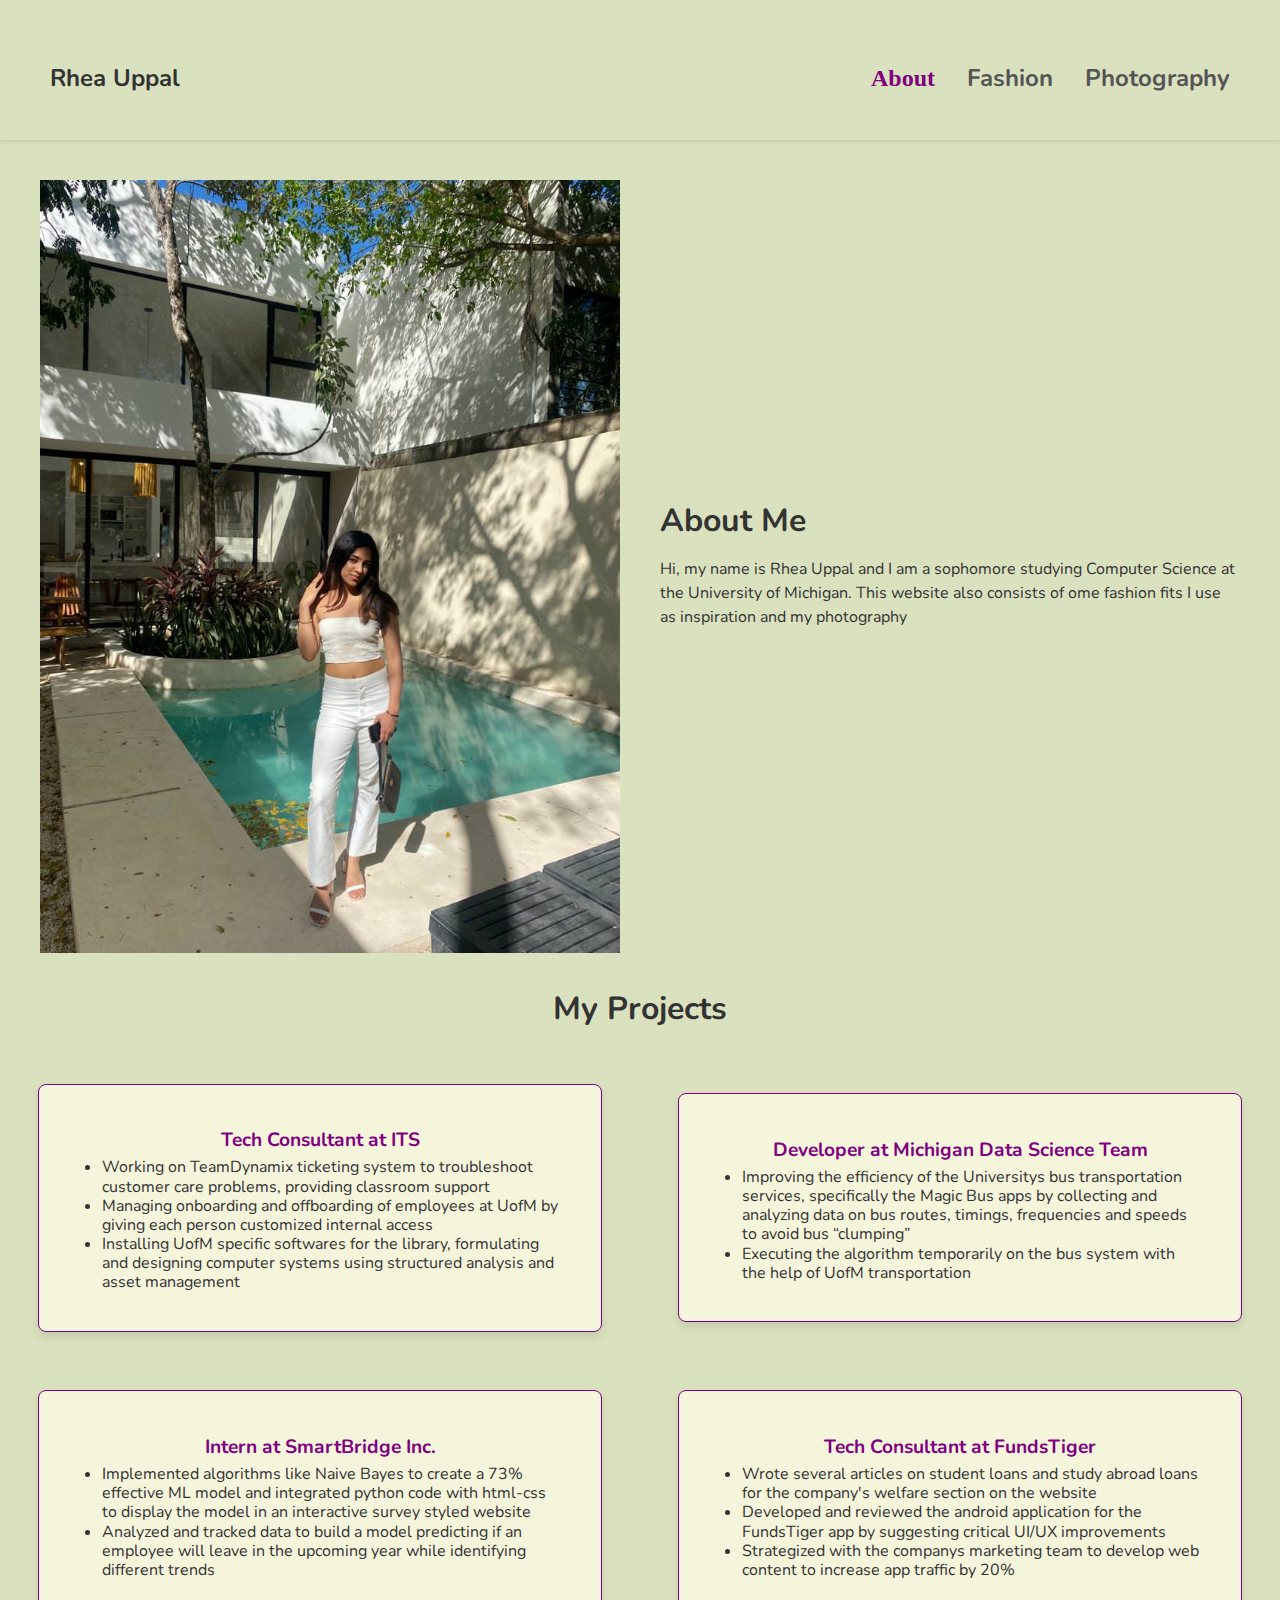
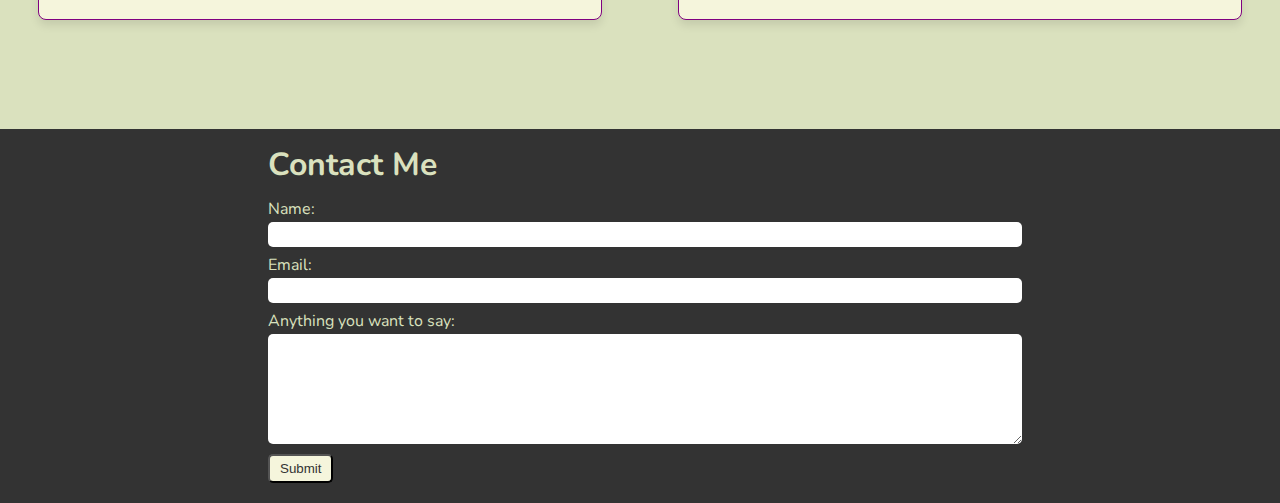
<file: index.html>
<!DOCTYPE html>
<html lang="en">
<head>
  <meta charset="UTF-8">
  <link rel="icon" type="image/png" href="images/logo-drk.png" />
  <meta name="viewport" content="width=device-width, initial-scale=1.0">
    <link rel="stylesheet" type="text/css" href="css/html5reset.css">
    <link rel="stylesheet" type="text/css" href="css/style.css">
    <link rel="icon" type="image/png" href="images/logo.jpg" />
    <link rel="preconnect" href="https://fonts.googleapis.com">
  <link rel="preconnect" href="https://fonts.gstatic.com" crossorigin>
  <link href="https://fonts.googleapis.com/css2?family=Nunito:wght@300&display=swap" rel="stylesheet">
  <title>About Me</title>
</head>
<body>
<a href="#main-content" class="skip-link" tabindex="1">Skip to Content</a>
<header>
  <div class="header-left">
    <h1>Rhea Uppal</h1>
  </div>
  <nav>
    <ul>
      <li><a href="index.html" class="active">About</a></li>
      <li><a href="fashion.html" >Fashion</a></li>
      <li><a href="photography.html" >Photography</a></li>
    </ul>
  </nav>
</header>
<main id="main-content" tabindex="1">
<section>
  <div class="about-content" tabindex="1">
    <div class="about-left">
      <img src="images/rheauppal1.jpg" alt="A picture of Rhea Uppal">
    </div>
    <div class="about-right">
      <h2>About Me</h2>
      <p>Hi, my name is Rhea Uppal and I am a sophomore studying Computer Science at the University of Michigan. This website also consists of ome fashion fits I use as inspiration and my photography</p>
    </div>
  </div>
</section>
<section>
  <h2 class="project-h2">My Projects</h2>
  <div class="projects">
    <div class="project-engr" tabindex="1">
      <h3>Tech Consultant at ITS</h3>
      <ul>
        <li>Working on TeamDynamix ticketing system to troubleshoot customer care problems, providing classroom support</li>
        <li> Managing onboarding and offboarding of employees at UofM by giving each person customized internal access</li>
        <li>Installing UofM specific softwares for the library, formulating and designing computer systems using structured analysis and asset management </li>
      </ul>
    </div>
    <div class="project-engr" tabindex="1">
      <h3>Developer at Michigan Data Science Team</h3>
      <ul>
        <li>Improving the efficiency of the Universitys bus transportation services, specifically the Magic Bus apps by collecting and analyzing data on bus routes, timings, frequencies and speeds to avoid bus “clumping”</li>
        <li>Executing the algorithm temporarily on the bus system with the help of UofM transportation </li>
      </ul>
    </div>
    <div class="project-engr" tabindex="1">
      <h3>Intern at SmartBridge Inc.</h3>
      <ul>
        <li>Implemented algorithms like Naive Bayes to create a 73% effective ML model and integrated python code with html-css to display the model in an interactive survey styled website</li>
        <li>Analyzed and tracked data to build a model predicting if an employee will leave in the upcoming year while identifying different trends
        </li>
      </ul> 
    </div>
    <div class="project-engr" tabindex="1">
      <h3>Tech Consultant at FundsTiger</h3>
      <ul>
        <li>Wrote several articles on student loans and study abroad loans for the company's welfare section on the website</li>
        <li>Developed and reviewed the android application for the FundsTiger app by suggesting critical UI/UX improvements</li>
        <li>Strategized with the companys marketing team to develop web content to increase app traffic by 20%</li>
      </ul>         
    </div>
  </div>
</section>
</main>

<!-- check footer again -->
<footer tabindex="1">
  <div class="contact-form">
    <h2>Contact Me</h2>
    <form action="https://formspree.io/f/xjvdegeq">
      <label for="name">Name:</label>
      <input type="text" id="name" name="name" required>
      <label for="email">Email:</label>
      <input type="email" id="email" name="email" required >
      <label for="query">Anything you want to say:</label>
      <textarea id="Add your comments" name="questions"></textarea>
      <input type="submit" value="Submit">
    </form>
  </div>
</footer>

</body>
</html>
</file>
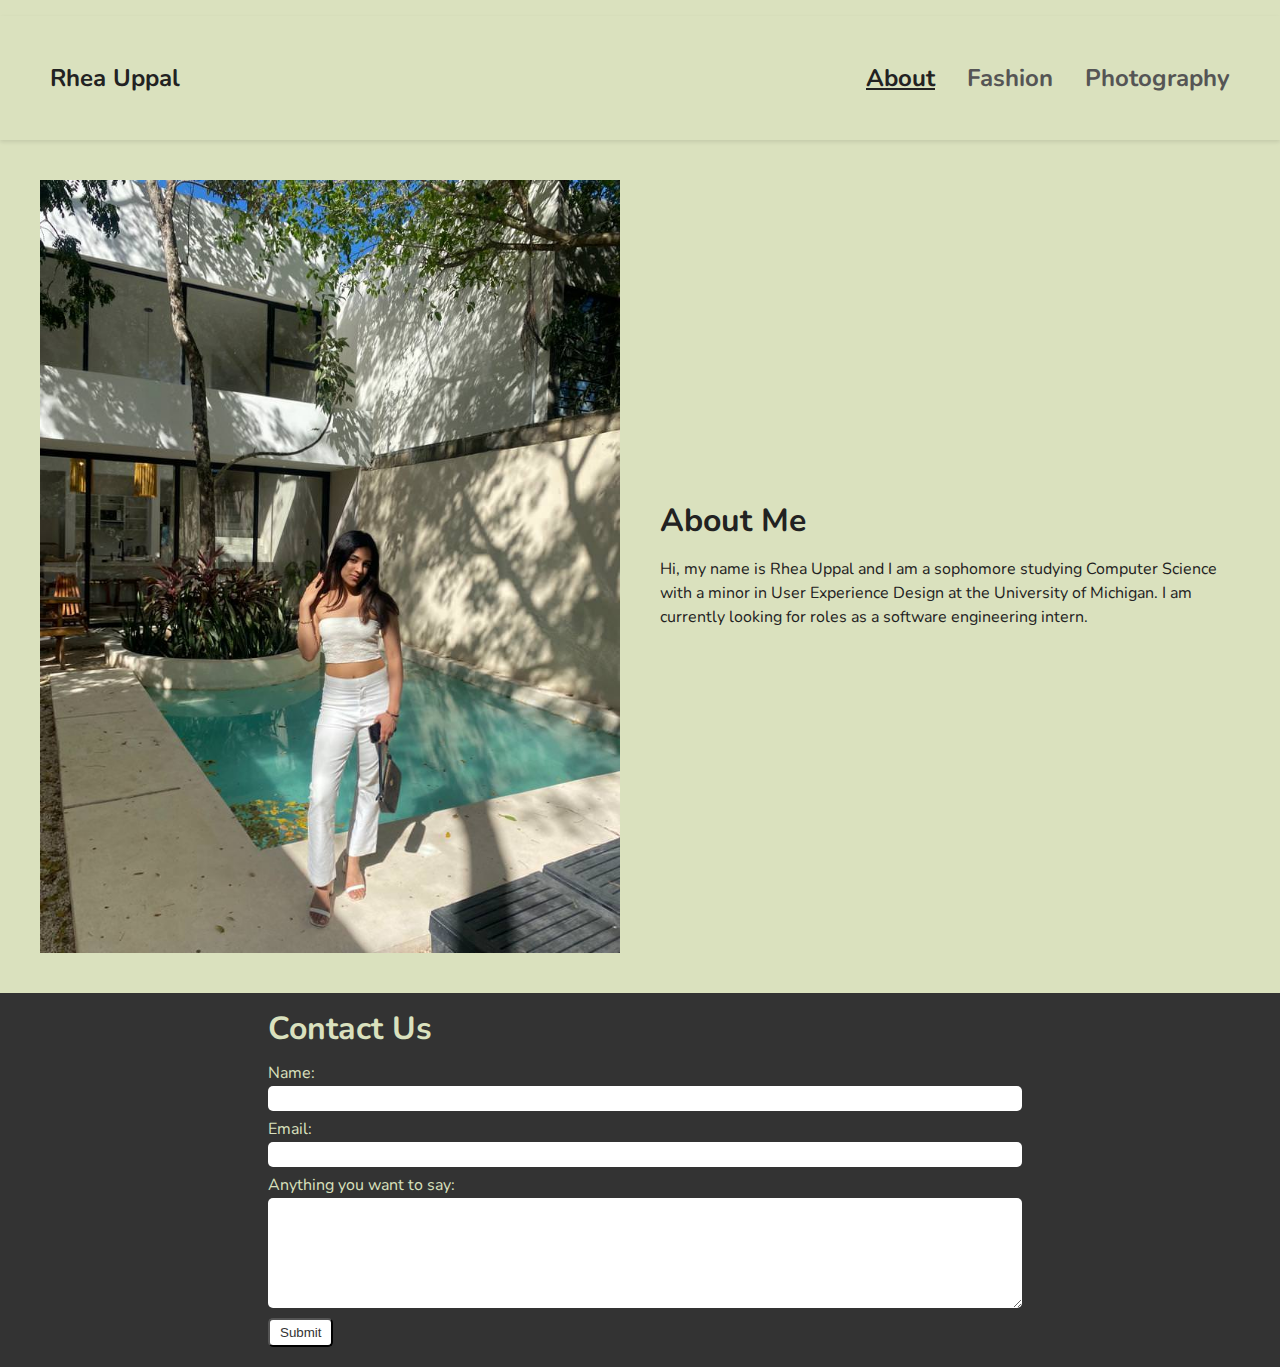
<file: final project si/index.html>
<!DOCTYPE html>
<html lang="en">
<head>
  <meta charset="UTF-8">
  <link rel="icon" type="image/png" href="images/logo-drk.png" />
  <meta name="viewport" content="width=device-width, initial-scale=1.0">
    <link rel="stylesheet" type="text/css" href="css/html5reset.css">
    <link rel="stylesheet" type="text/css" href="css/style.css">
    <link rel="icon" type="image/png" href="images/logo.jpg" />
    <link rel="preconnect" href="https://fonts.googleapis.com">
  <link rel="preconnect" href="https://fonts.gstatic.com" crossorigin>
  <link href="https://fonts.googleapis.com/css2?family=Nunito:wght@300&display=swap" rel="stylesheet">
  <title>About Me</title>
</head>
<body>
<a href="#main-content" class="skip-link" tabindex="1">Skip to Content</a>
<header>
  <div class="header-left">
    <h1>Rhea Uppal</h1>
  </div>
  <nav>
    <ul>
      <li><a href="index.html" class="active">About</a></li>
      <li><a href="fashion.html" >Fashion</a></li>
      <li><a href="photography.html" >Photography</a></li>
    </ul>
  </nav>
</header>
<main id="main-content" tabindex="1">
<section>
  <div class="about-content">
    <div class="about-left">
      <img src="images/rheauppal1.jpg" alt="A picture of Rhea Uppal">
    </div>
    <div class="about-right">
      <h2>About Me</h2>
      <p>Hi, my name is Rhea Uppal and I am a sophomore studying Computer Science with a minor in User Experience Design at the University of Michigan. I am currently looking for roles as a software engineering intern. </p>
    </div>
  </div>
</section>
<section>
  <div>
    
  </div>
</section>
</main>

<!-- check footer again -->
<footer>
  <div class="contact-form">
    <h2>Contact Us</h2>
    <form action="#">
      <label for="name">Name:</label>
      <input type="text" id="name" name="name">
      <label for="email">Email:</label>
      <input type="email" id="email" name="email">
      <label for="query">Anything you want to say:</label>
      <textarea id="Add your comments" name="questions"></textarea>
      <input type="submit" value="Submit">
    </form>
  </div>
</footer>

</body>
</html>
</file>
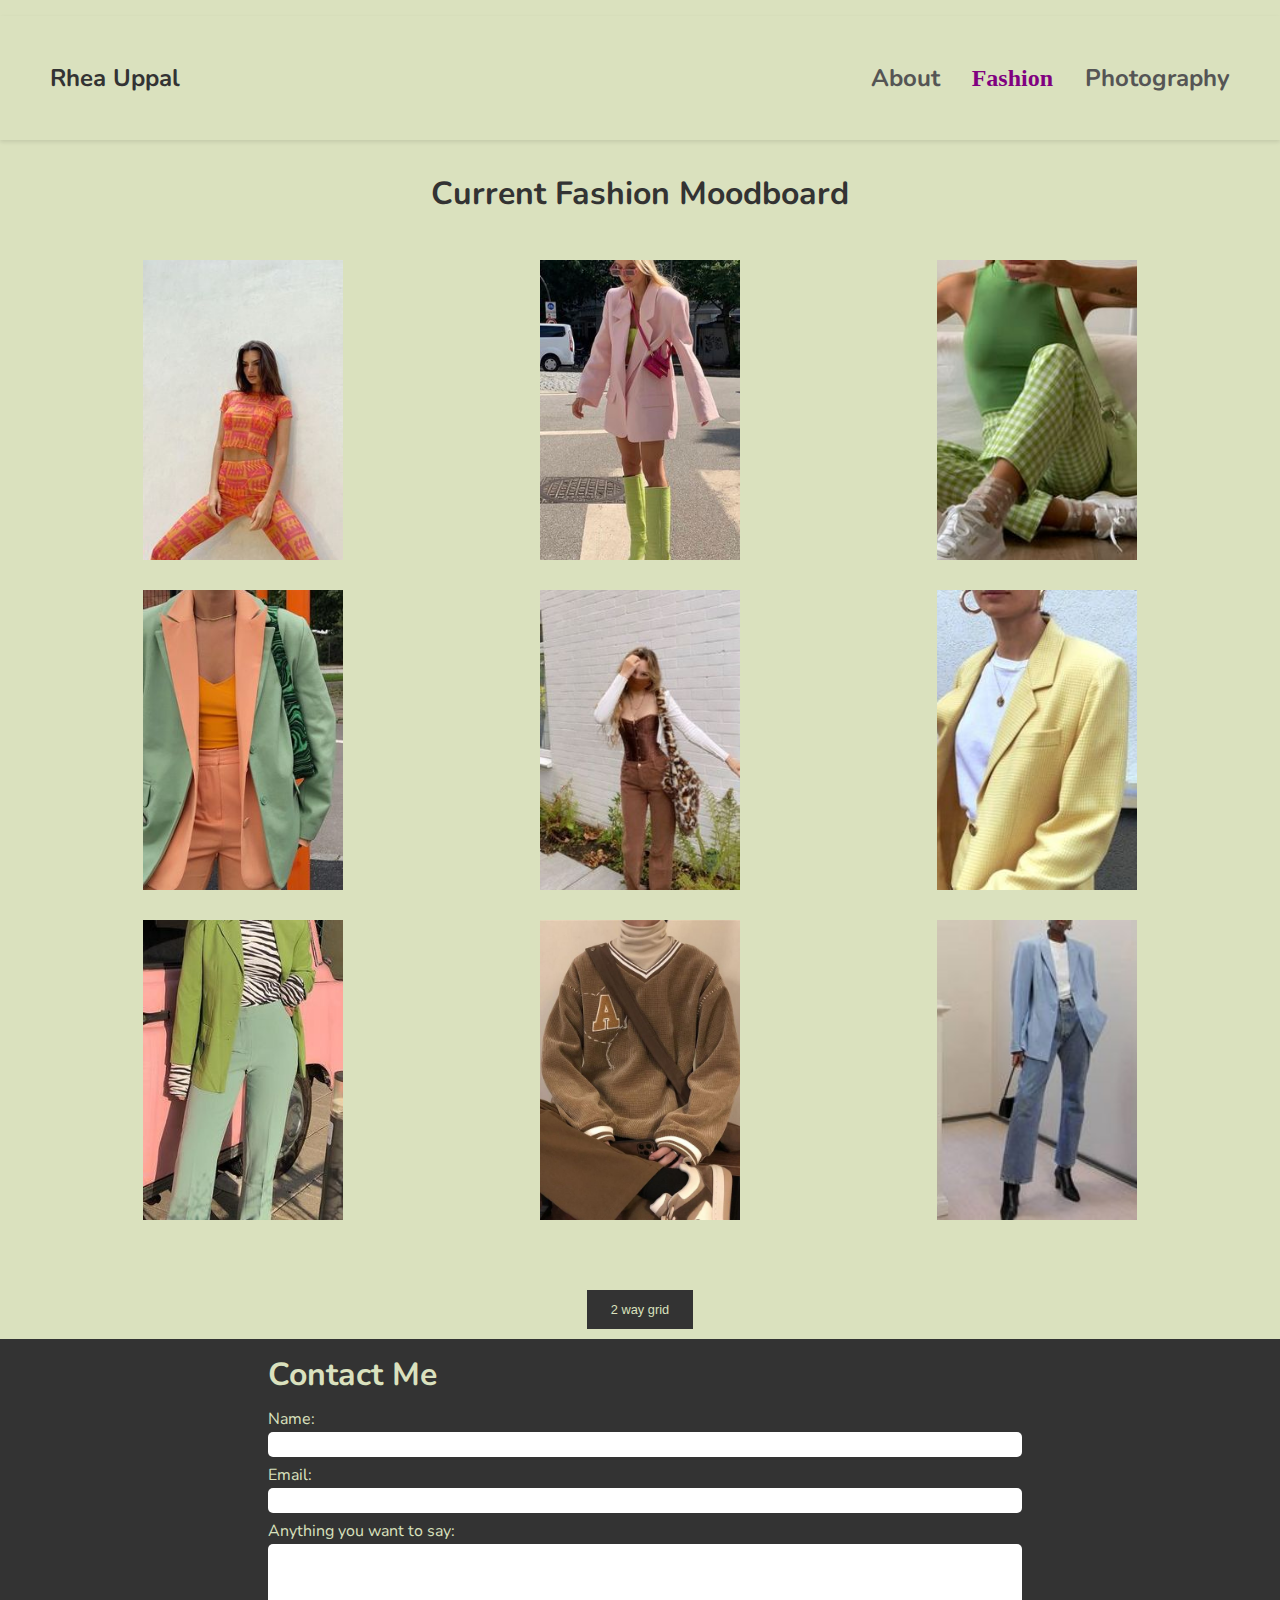
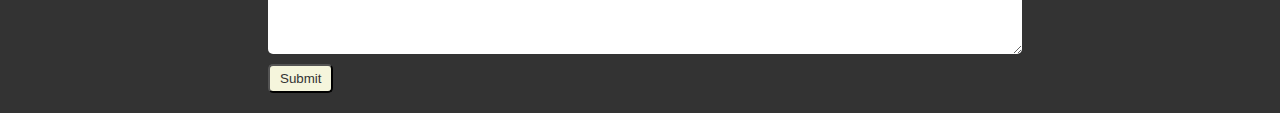
<file: fashion.html>
<!DOCTYPE html>
<html lang="en">
<head>
  <meta charset="UTF-8">
  <link rel="icon" type="image/png" href="images/logo-drk.png" />
  <meta name="viewport" content="width=device-width, initial-scale=1.0">
    <link rel="stylesheet" type="text/css" href="css/html5reset.css">
    <link rel="stylesheet" type="text/css" href="css/style.css">
    <link rel="icon" type="image/png" href="images/logo.jpg" />
    <link rel="preconnect" href="https://fonts.googleapis.com">
  <link rel="preconnect" href="https://fonts.gstatic.com" crossorigin>
  <link href="https://fonts.googleapis.com/css2?family=Nunito:wght@300&display=swap" rel="stylesheet">
  <title>About Me</title>
</head>
<body>
    <a href="#main-content2" class="skip-link" tabindex="1">Skip to Content</a>
<header>
  <div class="header-left">
    <h1>Rhea Uppal</h1>
  </div>
  <nav>
    <ul>
      <li><a href="index.html">About</a></li>
      <li><a href="fashion_page.html" class="active">Fashion</a></li>
      <li><a href="photography.html">Photography</a></li>
    </ul>
  </nav>
</header>
<main id="main-content2">
  <h2 class="fashion-h2"> Current Fashion Moodboard</h2>
  <div class="fashion-board">
    <div class="fashion-images">
      <img class="img-fluid "  src="images/portfolio1.jpg" alt="Orange outfit aesthetic "> 
    </div>
    <div class="fashion-images">
      <img class="img-fluid" src="images/portfolio2.jpg" alt="pink outfit">
    </div>
    <div class="fashion-images">
      <img class="img-fluid" src="images/portfolio3.jpg" alt="green on green outfit">
    </div>
    <div class="fashion-images">
      <img class="img-fluid"  src="images/portfolio4.jpg" alt="orange outfit"> 
    </div>
    <div class="fashion-images">
      <img class="img-fluid" src="images/portfolio5.jpg" alt="brown outfit"> 
    </div>
    <div class="fashion-images">
      <img class="img-fluid" src="images/portfolio6.jpg" alt="yellow coat ">
    </div>
    <div class="fashion-images">
      <img class="img-fluid" src="images/portfolio9.jpg" alt="cutouts outfit aesthetic 4"> 
    </div>
    <div class="fashion-images">
      <img class="img-fluid" src="images/portfolio8.jpg" alt="brown sweater">
    </div>
    <div class="fashion-images">
      <img class="img-fluid" src="images/portfolio10.jpg" alt="denim on denim">
    </div>
  </div>
  <button id="pics1" tabindex="1">2 way grid</button>
  <!--
<section>
  <div class="container-fluid moodboard" id="portfolio" tabindex="1">
    
  <div class=" row text-center justify-content-center">
    <div class="col-sm-4 " tabindex="1">  
      <a href="#" class="portfolio-link" data-toggle="modal" data-target="#portfolioModal1" data-text="pic 1">
        <img class="img-fluid "  src="images/portfolio1.jpg" alt="Orange outfit aesthetic "> 
      </a>
      
    </div>
    <div class="col-sm-4" tabindex="1">
      <a href="#" class="portfolio-link" data-toggle="modal" data-target="#portfolioModal2" data-text="pic 1">
        <img class="img-fluid" src="images/portfolio2.jpg" alt="pink outfit">
      </a>

    </div>
    
    
    <div class="col-sm-4" tabindex="1">
      <a href="#" class="portfolio-link" data-toggle="modal" data-target="#portfolioModal3" data-text="pic 1">
        <img class="img-fluid" src="images/portfolio3.jpg" alt="green on green outfit">
      </a>
    </div>
  </div>

  <div class="row text-center justify-content-center">
    <div class="col-sm-4">  
      <a href="#" class="portfolio-link" data-toggle="modal" data-target="#portfolioModal4" data-text="pic 1">
        <img class="img-fluid"  src="images/portfolio4.jpg" alt="orange outfit"> 
      </a>
      
    </div>
    <div class="col-sm-4">
      <a href="#" class="portfolio-link" data-toggle="modal" data-target="#portfolioModal5" data-text="pic 1">
        <img class="img-fluid" src="images/portfolio5.jpg" alt="brown outfit">
      </a>
    </div>
    
    <div class="col-sm-4">
      <a href="#" class="portfolio-link" data-toggle="modal" data-target="#portfolioModal6" data-text="pic 1">
        <img class="img-fluid" src="images/portfolio6.jpg" alt="yellow coat ">
      </a>
    </div>
    <div class="col-sm-4">
      <a href="#" class="portfolio-link" data-toggle="modal" data-target="#portfolioModal6" data-text="pic 1">
        <img class="img-fluid" src="images/portfolio9.jpg" alt="cutouts outfit aesthetic 4">
      </a>
    </div>
    <div class="col-sm-4">
      <a href="#" class="portfolio-link" data-toggle="modal" data-target="#portfolioModal6" data-text="pic 1">
        <img class="img-fluid" src="images/portfolio8.jpg" alt="brown sweater">
      </a>
    </div>
    <div class="col-sm-4">
      <a href="#" class="portfolio-link" data-toggle="modal" data-target="#portfolioModal6" data-text="pic 1">
        <img class="img-fluid" src="images/portfolio10.jpg" alt="denim on denim">
      </a>
    </div>

  </div>
</div>
</section>
-->
</main>

<footer>
  <div class="contact-form">
    <h2>Contact Me</h2>
    <form action="https://formspree.io/f/xjvdegeq">
      <label for="name">Name:</label>
      <input type="text" id="name" name="name">
      <label for="email">Email:</label>
      <input type="email" id="email" name="email">
      <label for="query">Anything you want to say:</label>
      <textarea id="Add your comments" name="questions"></textarea>
      <input type="submit" value="Submit">
    </form>
  </div>
</footer>
</body>
<script src="js/script2.js"></script>
</html>
</file>
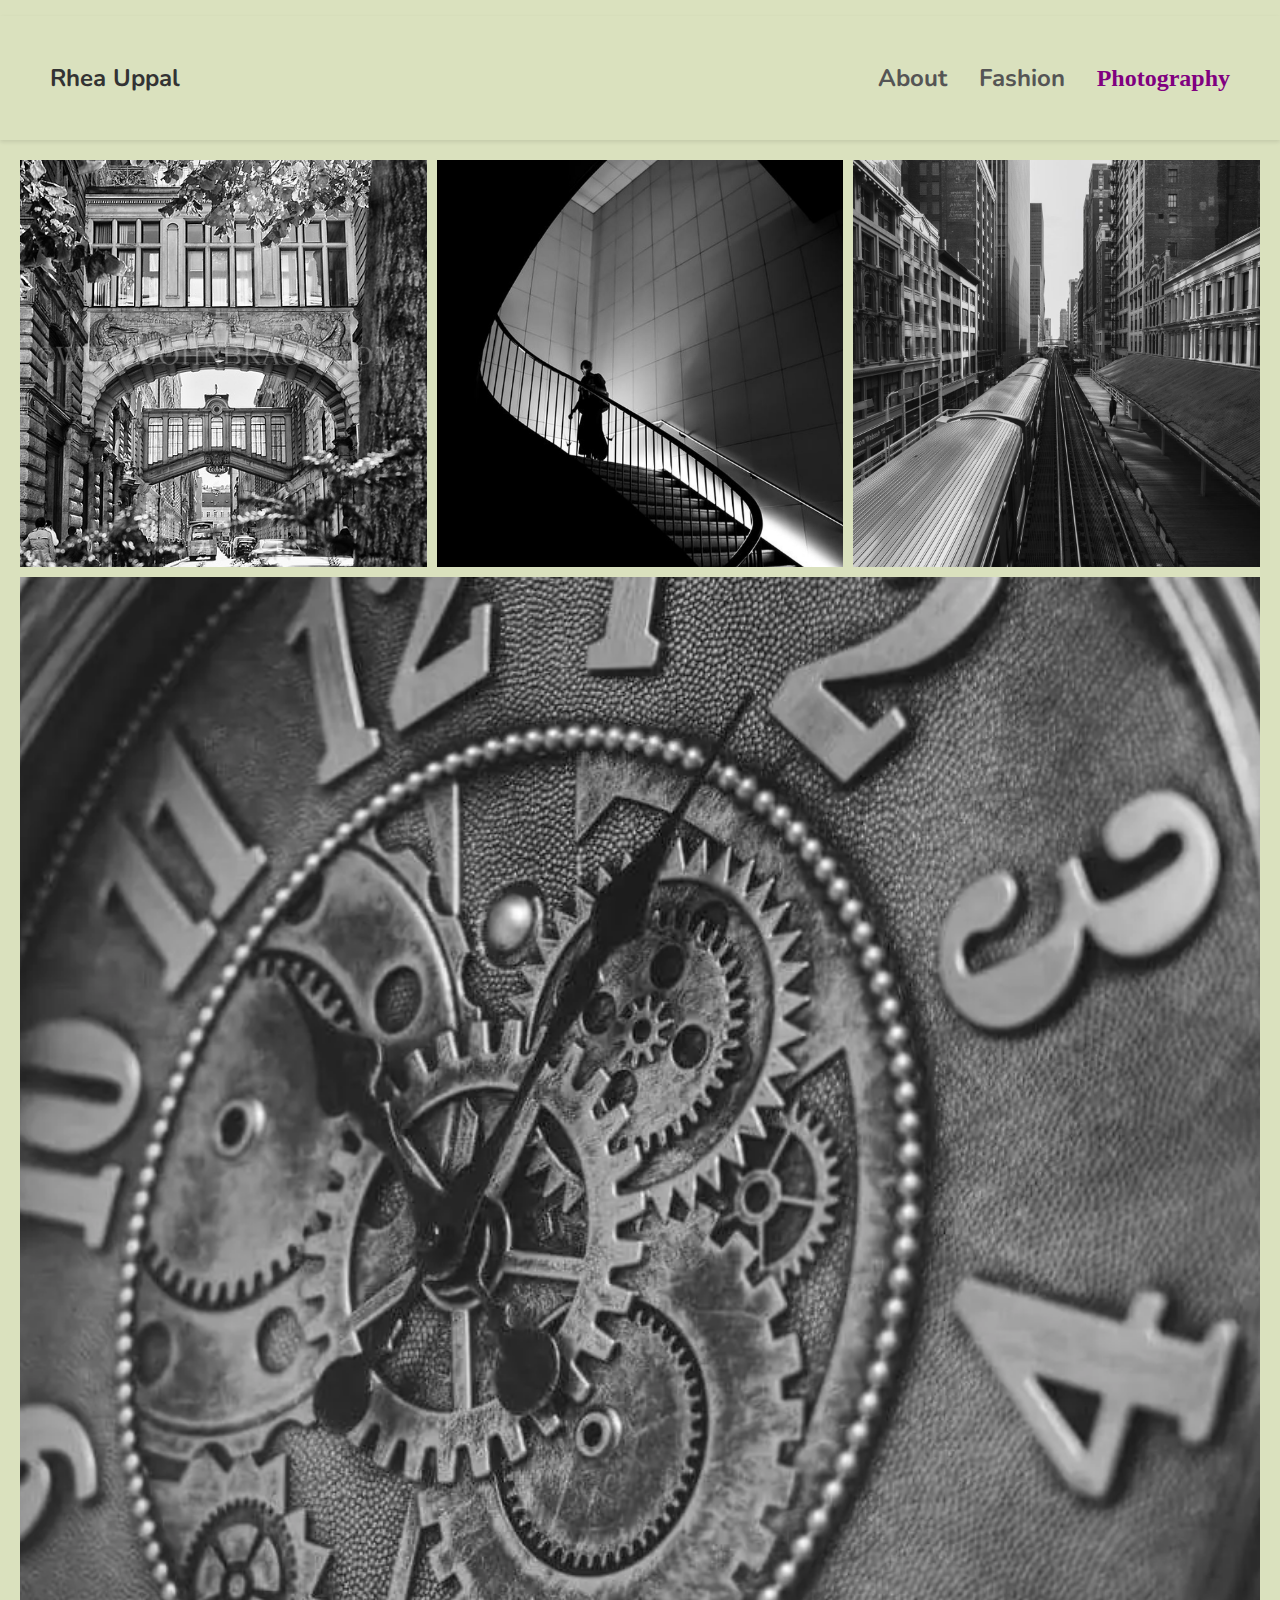
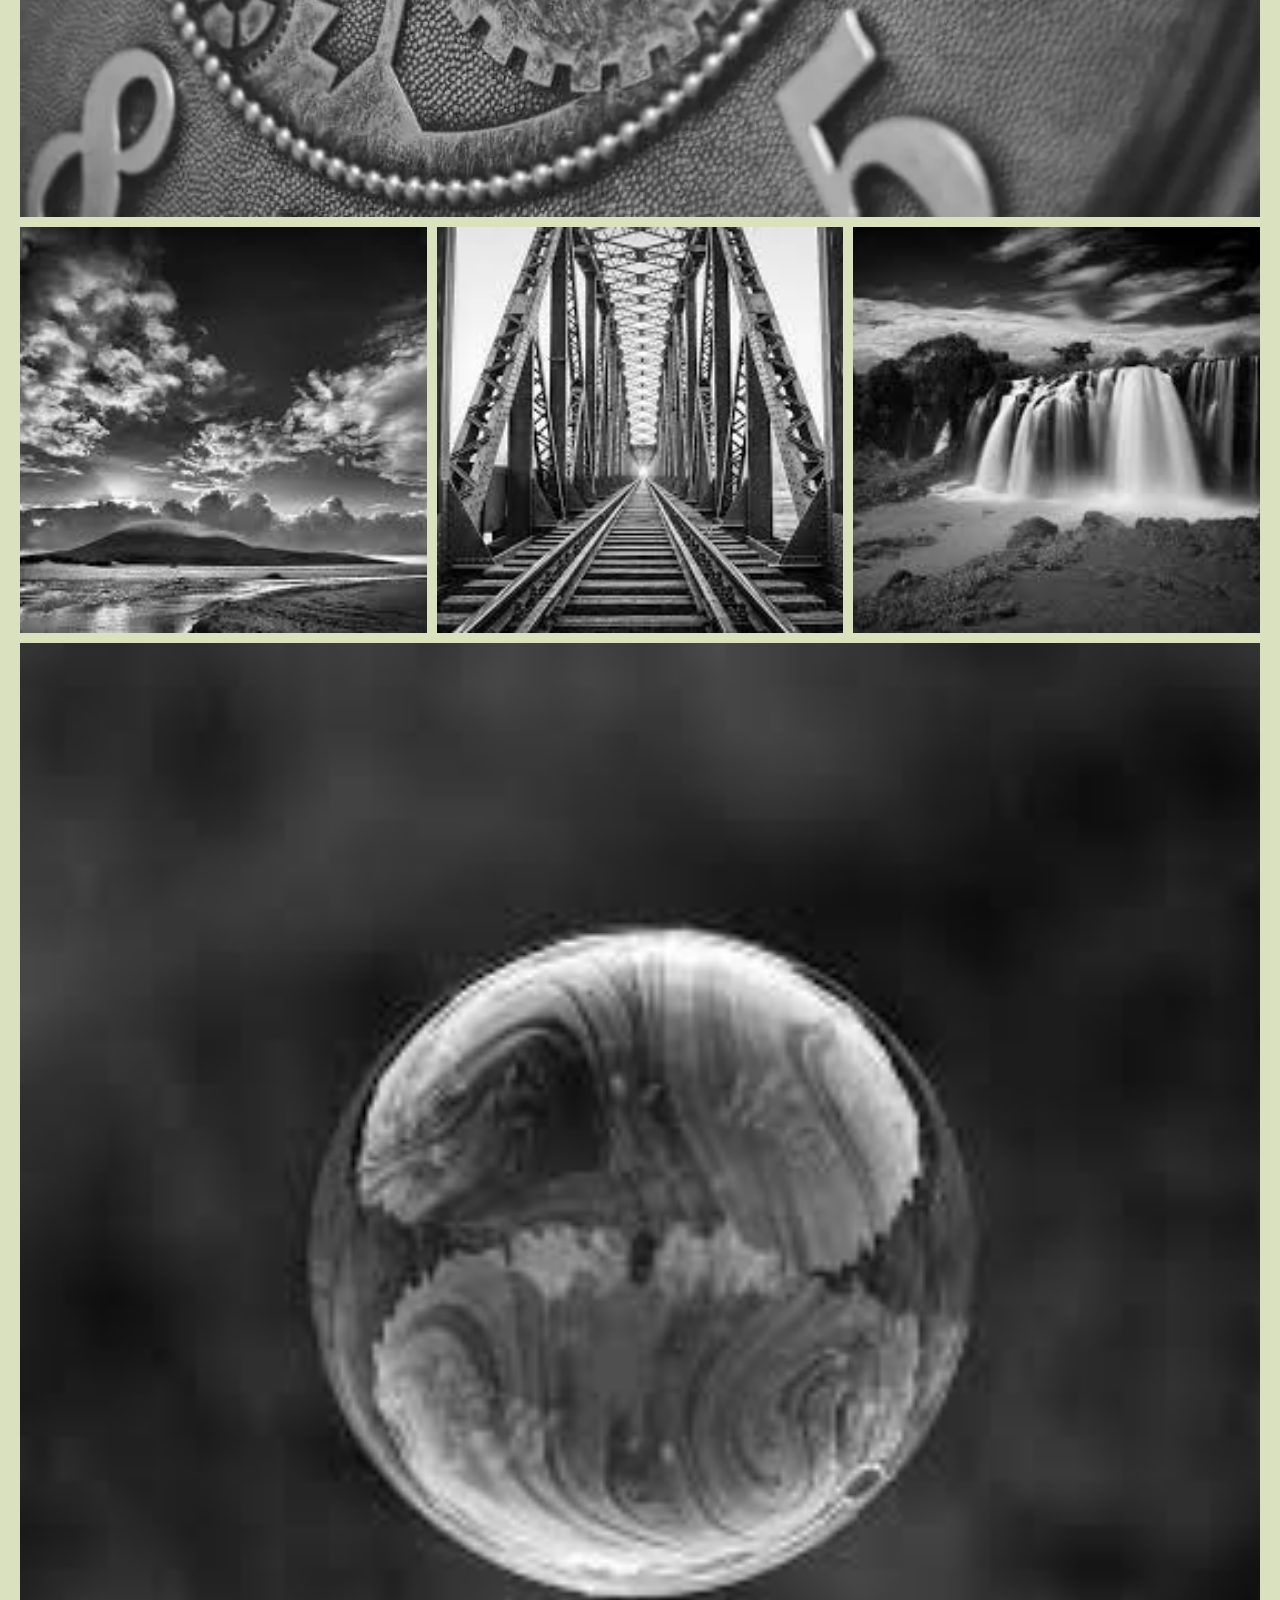
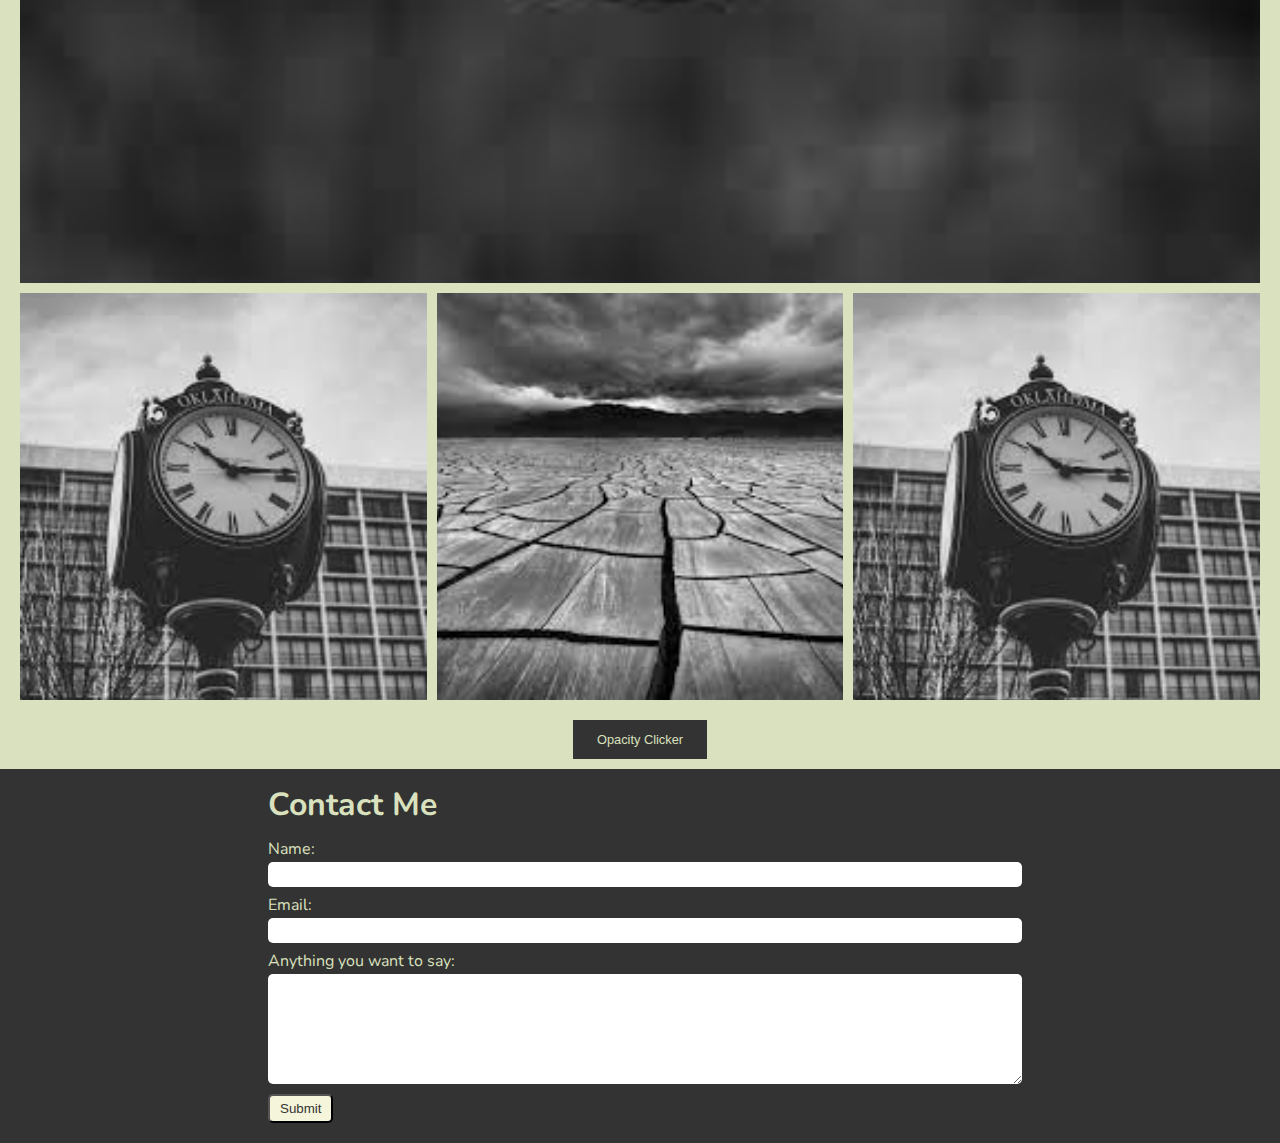
<file: photography.html>
<!DOCTYPE html>
<html lang="en">
<head>
    <meta charset="UTF-8">
    <meta http-equiv="X-UA-Compatible" content="IE=edge">
    <meta name="viewport" content="width=device-width, initial-scale=1.0">
    <link rel="stylesheet" type="text/css" href="css/html5reset.css">
    <link rel="stylesheet" type="text/css" href="css/style.css">
    <link rel="icon" type="image/png" href="images/logo.jpg" />
    <link rel="preconnect" href="https://fonts.googleapis.com">
  <link rel="preconnect" href="https://fonts.gstatic.com" crossorigin>
  <link href="https://fonts.googleapis.com/css2?family=Nunito:wght@300&display=swap" rel="stylesheet">
    <title>Photography</title>
</head>
<body>
    <a href="#main-content3" class="skip-link" tabindex="1">Skip to Content</a>
    <header>
        <div class="header-left">
          <h1>Rhea Uppal</h1>
        </div>
        <nav>
          <ul>
            <li><a href="index.html" >About</a></li>
        <li><a href="fashion.html" >Fashion</a></li>
        <li><a href="photography.html" class="active">Photography</a></li>
          </ul>
        </nav>
    </header>

<main id="main-content3" tabindex="1">
<div class="pictures">
    <div class="images water1" id="bw" >
        <img src="images/bw.jpg" alt="Image of Street"/>
    </div>
    <div class="images relfection1" id="bw1">
        <img src="images/bw1.jpeg" alt="Image of Stair Case"/>
    </div>
    <div class="images street1" id="bw2">
        <img src="images/bw2.jpeg" alt="Image of Trains"/>
    </div>
    <div class="images water1" id="bw3">
        <img src="images/bw3.webp" alt="Image of Clock"/>
    </div>
    <div class="images water1" id="bw4">
        <img src="images/bw4.jpeg" alt="Image of the sky"/>
    </div>
    <div class="images water1" id="bw5">
        <img src="images/bw5.jpeg" alt="Image of arailway track with bridge"/>
    </div>
    <div class="images water1" id="bw6">
        <img src="images/bw6.jpeg" alt="Image of Waterfall"/>
    </div>
    <div class="images water1" id="bw7">
        <img src="images/bw9.jpeg" alt="Image of Raindrop"/>
    </div>
    <div class="images water1" id="bw8">
        <img src="images/bw8.jpeg" alt="Image of Clock in Okhlama"/>
    </div>
    <div class="images water1" id="bw9">
        <img src="images/bw7.jpeg" alt="Image of Broken Ground"/>
    </div>
    <div class="images water1" id="bw10">
        <img src="images/bw8.jpeg" alt="Image of Clock in Okhlama"/>
    </div>
  </div>
  <button id="myButton"  tabindex="1">Opacity Clicker</button>
</main>
<footer tabindex="1">
    <div class="contact-form">
      <h2>Contact Me</h2>
      <form action="https://formspree.io/f/xjvdegeq">
        <label for="name">Name:</label>
        <input type="text" id="name" name="name" required>
        <label for="email">Email:</label>
        <input type="email" id="email" name="email" required >
        <label for="query">Anything you want to say:</label>
        <textarea id="Add your comments" name="questions"></textarea>
        <input type="submit" value="Submit">
      </form>
    </div>
  </footer>
</body>
<script src="js/script.js"></script>
</html>
</file>
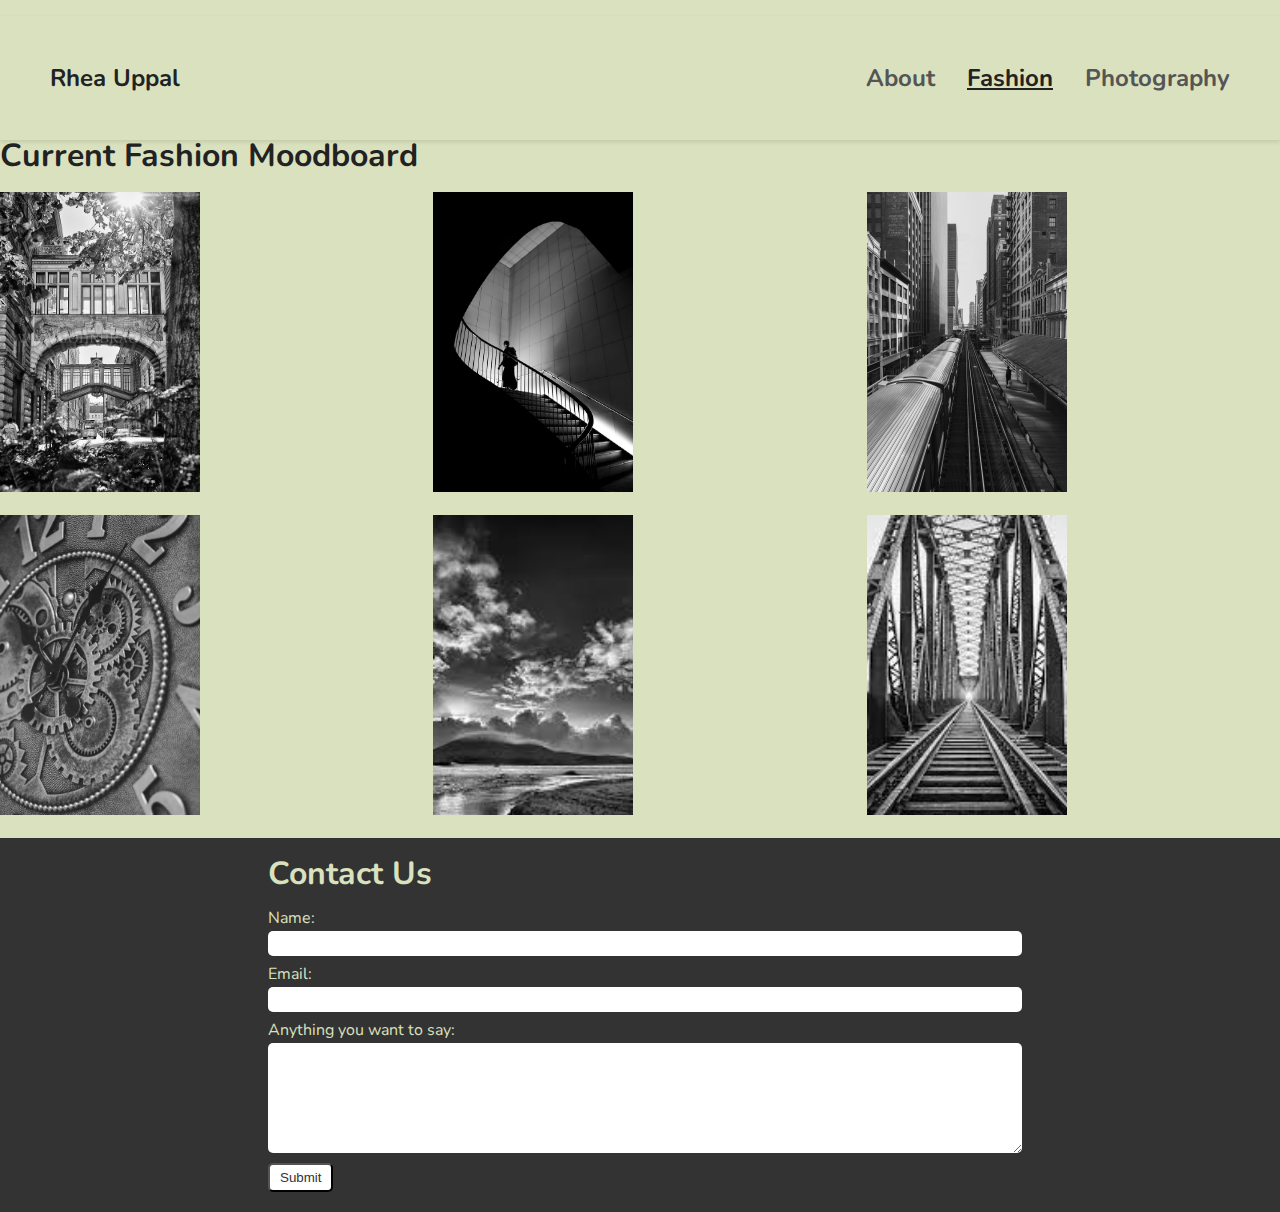
<file: final project si/fashion.html>
<!DOCTYPE html>
<html lang="en">
<head>
  <meta charset="UTF-8">
  <link rel="icon" type="image/png" href="images/logo-drk.png" />
  <meta name="viewport" content="width=device-width, initial-scale=1.0">
    <link rel="stylesheet" type="text/css" href="css/html5reset.css">
    <link rel="stylesheet" type="text/css" href="css/style.css">
    <link rel="icon" type="image/png" href="images/logo.jpg" />
    <link rel="preconnect" href="https://fonts.googleapis.com">
  <link rel="preconnect" href="https://fonts.gstatic.com" crossorigin>
  <link href="https://fonts.googleapis.com/css2?family=Nunito:wght@300&display=swap" rel="stylesheet">
  <title>About Me</title>
</head>
<body>
    <a href="#main-content2" class="skip-link" tabindex="1">Skip to Content</a>
<header>
  <div class="header-left">
    <h1>Rhea Uppal</h1>
  </div>
  <nav>
    <ul>
      <li><a href="index.html">About</a></li>
      <li><a href="fashion_page.html" class="active">Fashion</a></li>
      <li><a href="photography.html">Photography</a></li>
    </ul>
  </nav>
</header>
<main id="main-content2">
<section>
  <div class="container-fluid moodboard" id="portfolio">
    <h2 class="text-center"> Current Fashion Moodboard</h2>
  <div class=" row text-center justify-content-center">
    <div class="col-sm-4 ">  
      <a href="#" class="portfolio-link" data-toggle="modal" data-target="#portfolioModal1" data-text="pic 1">
        <img class="img-fluid "  src="images/bw.jpg" alt="Orange outfit aesthetic 2"> 
      </a>
      
    </div>
    <div class="col-sm-4 padding">
      <a href="#" class="portfolio-link" data-toggle="modal" data-target="#portfolioModal2" data-text="pic 1">
        <img class="img-fluid" src="images/bw1.jpeg" alt="colorblock outfit aesthetic 1">
      </a>

    </div>
    
    
    <div class="col-sm-4">
      <a href="#" class="portfolio-link" data-toggle="modal" data-target="#portfolioModal3" data-text="pic 1">
        <img class="img-fluid" src="images/bw2.jpeg" alt="brown outfit aesthetic 1">
      </a>


    </div>

  </div>

  <div class="row text-center justify-content-center">
    <div class="col-sm-4">  
      <a href="#" class="portfolio-link" data-toggle="modal" data-target="#portfolioModal4" data-text="pic 1">
        <img class="img-fluid"  src="images/bw3.webp" alt="pattern outfit aesthetic 1"> 
      </a>
      
    </div>
    <div class="col-sm-4">
      <a href="#" class="portfolio-link" data-toggle="modal" data-target="#portfolioModal5" data-text="pic 1">
        <img class="img-fluid" src="images/bw4.jpeg" alt="earthy outfit aesthetic 1">
      </a>


    </div>
    
    <div class="col-sm-4">
      <a href="#" class="portfolio-link" data-toggle="modal" data-target="#portfolioModal6" data-text="pic 1">
        <img class="img-fluid" src="images/bw5.jpeg" alt="cutouts outfit aesthetic 4">
      </a>


    </div>

  </div>
</div>
</section>
</main>

<footer>
  <div class="contact-form">
    <h2>Contact Us</h2>
    <form action="#">
      <label for="name">Name:</label>
      <input type="text" id="name" name="name">
      <label for="email">Email:</label>
      <input type="email" id="email" name="email">
      <label for="query">Anything you want to say:</label>
      <textarea id="Add your comments" name="questions"></textarea>
      <input type="submit" value="Submit">
    </form>
  </div>
</footer>
</file>
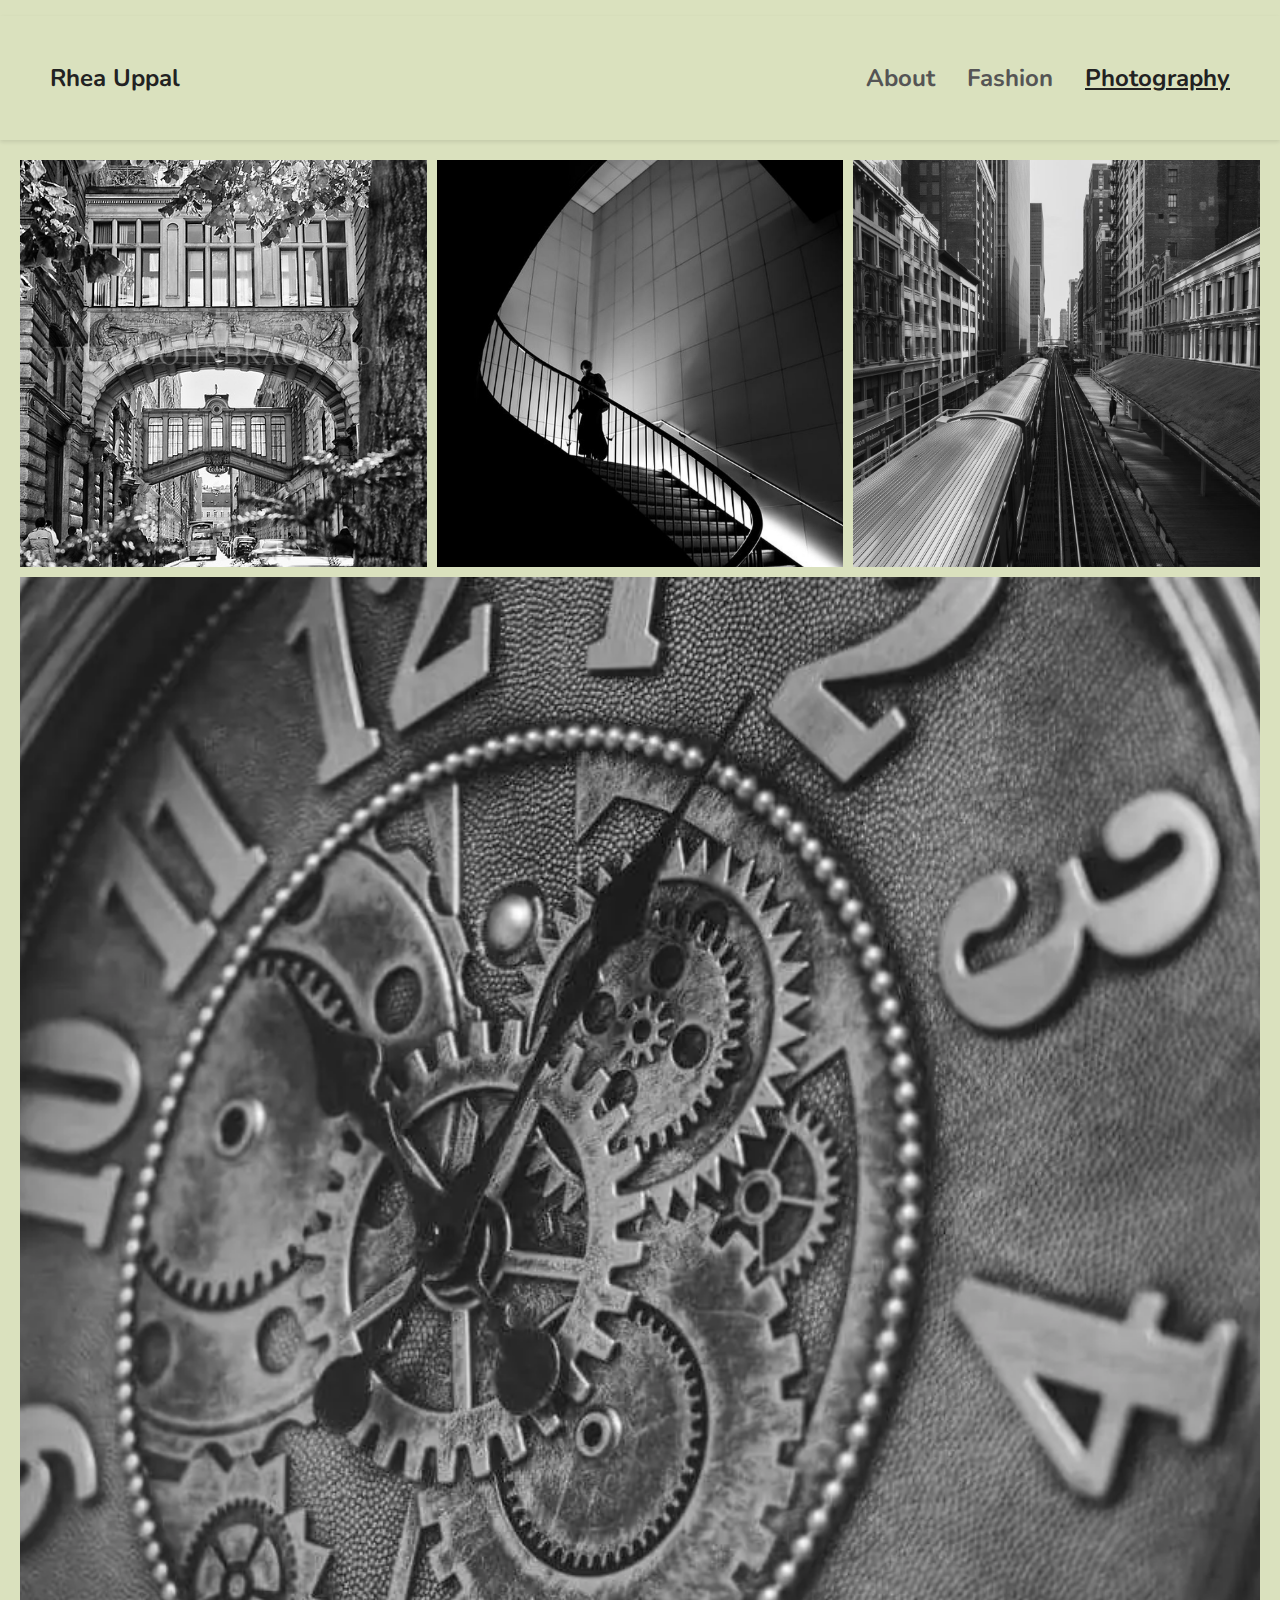
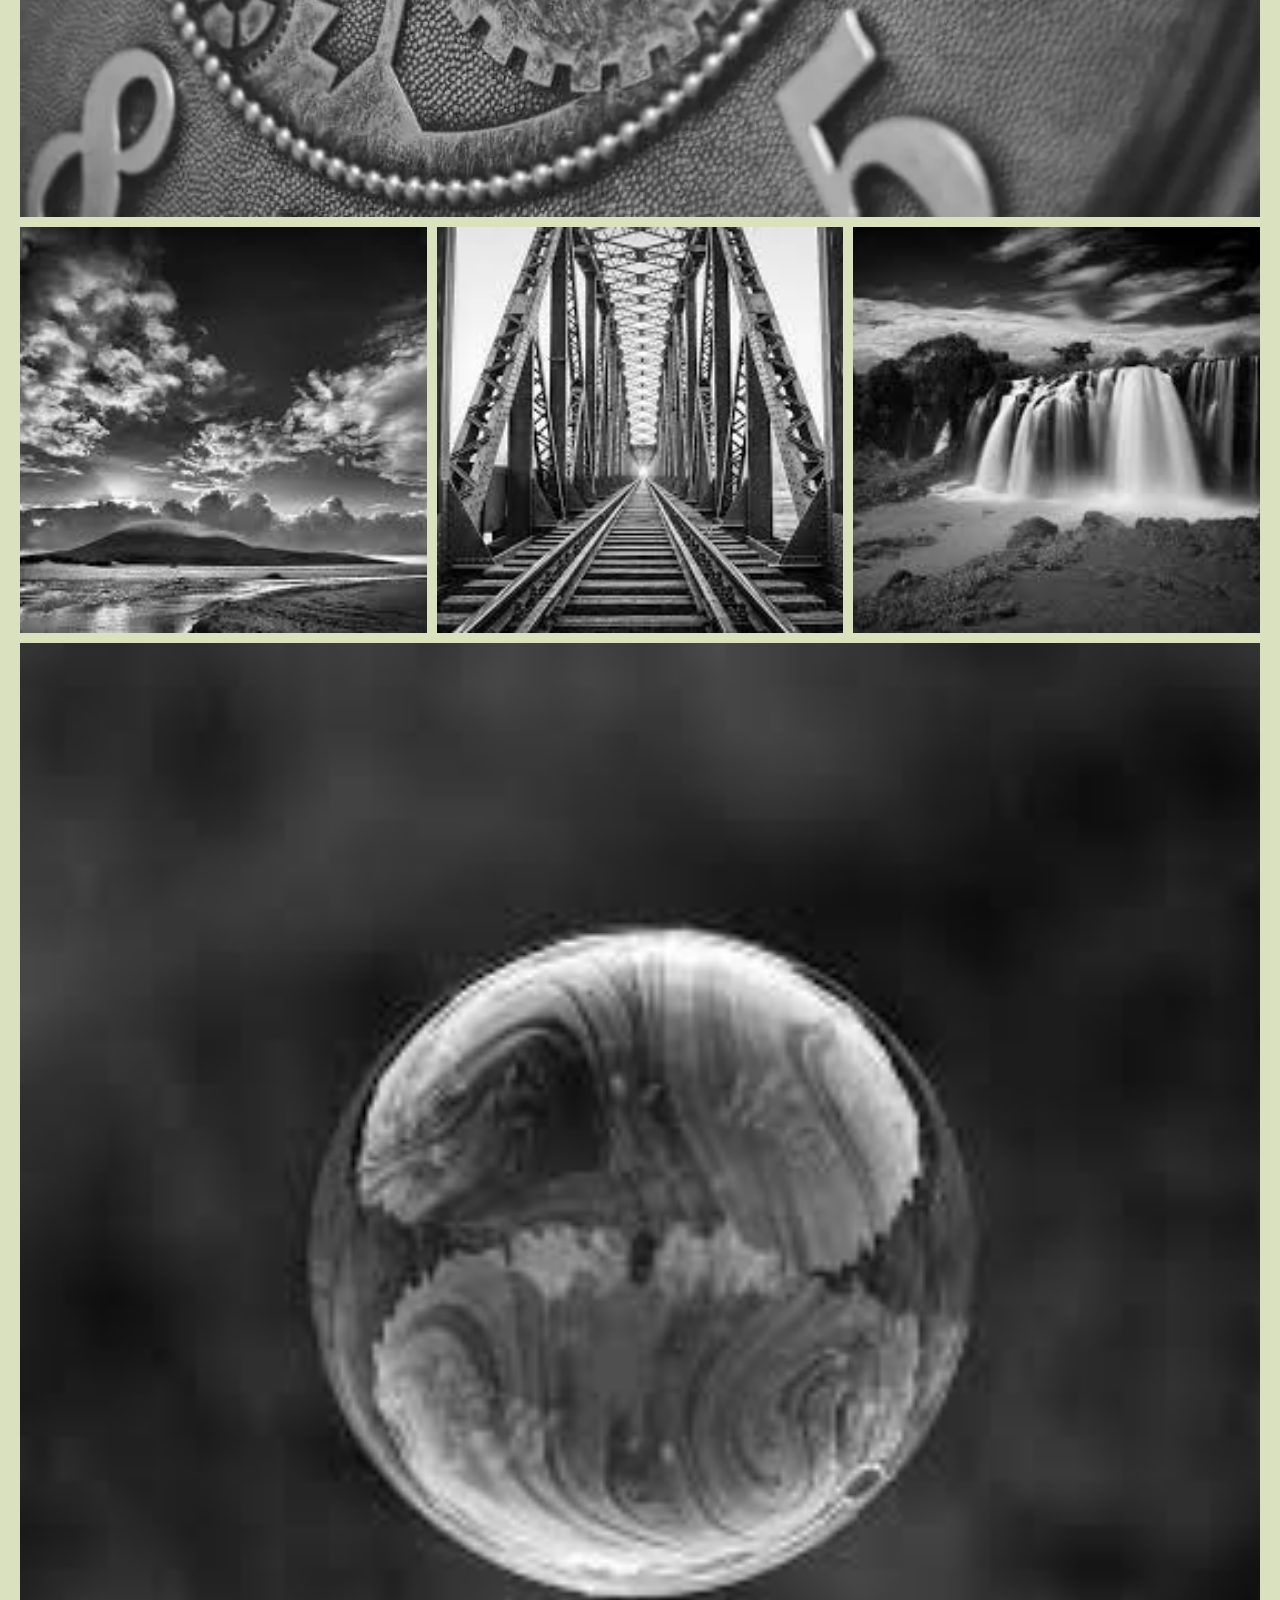
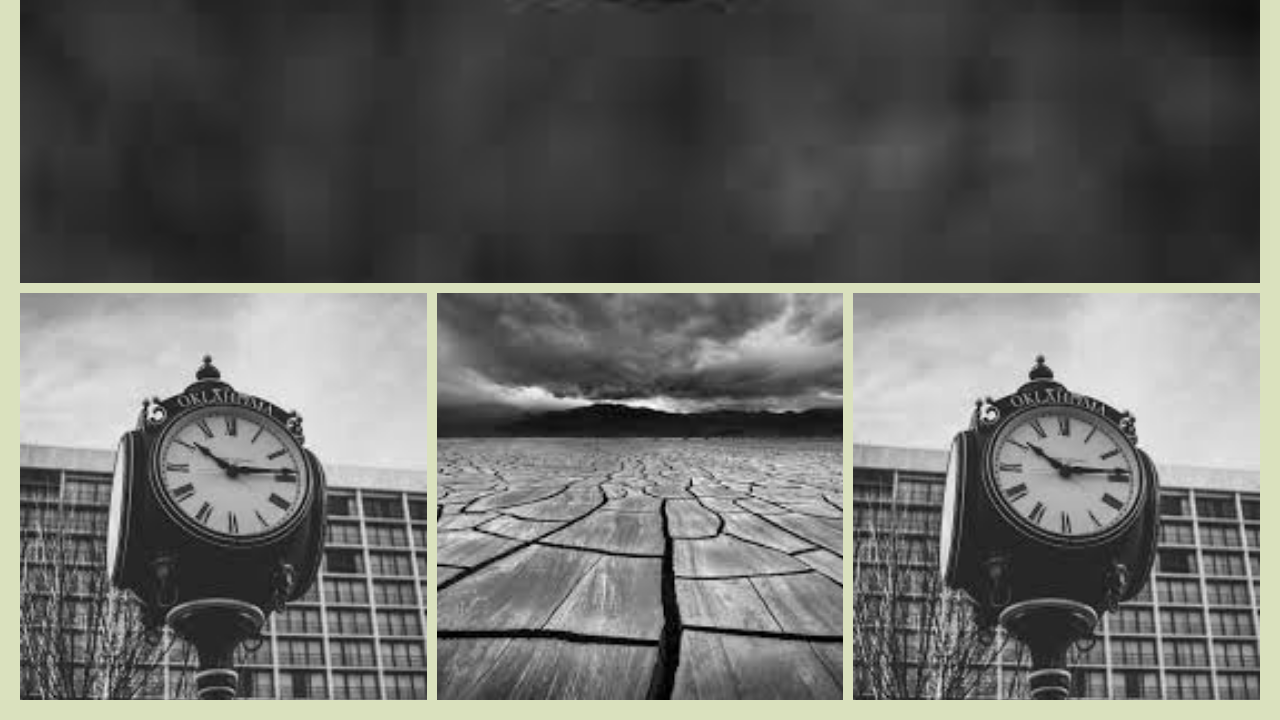
<file: final project si/photography.html>
<!DOCTYPE html>
<html lang="en">
<head>
    <meta charset="UTF-8">
    <meta http-equiv="X-UA-Compatible" content="IE=edge">
    <meta name="viewport" content="width=device-width, initial-scale=1.0">
    <link rel="stylesheet" type="text/css" href="css/html5reset.css">
    <link rel="stylesheet" type="text/css" href="css/style.css">
    <link rel="icon" type="image/png" href="images/logo.jpg" />
    <link rel="preconnect" href="https://fonts.googleapis.com">
  <link rel="preconnect" href="https://fonts.gstatic.com" crossorigin>
  <link href="https://fonts.googleapis.com/css2?family=Nunito:wght@300&display=swap" rel="stylesheet">
    <title>Photography</title>
</head>
<body>
    <a href="#main-content3" class="skip-link" tabindex="1">Skip to Content</a>
    <header>
        <div class="header-left">
          <h1>Rhea Uppal</h1>
        </div>
        <nav>
          <ul>
            <li><a href="index.html" >About</a></li>
        <li><a href="fashion.html" >Fashion</a></li>
        <li><a href="photography.html" class="active">Photography</a></li>
          </ul>
        </nav>
    </header>

<main id="main-content3" tabindex="1">
<div class="pictures">
    <div class="images water1" id="bw">
        <img src="images/bw.jpg" alt="Image of Clear Water"/>
    </div>
    <div class="images relfection1" id="bw1">
        <img src="images/bw1.jpeg" alt="Image of Reflection"/>
    </div>
    <div class="images street1" id="bw2">
        <img src="images/bw2.jpeg" alt="Image of Clear Water"/>
    </div>
    <div class="images water1" id="bw3">
        <img src="images/bw3.webp" alt="Image of Clear Water"/>
    </div>
    <div class="images water1" id="bw4">
        <img src="images/bw4.jpeg" alt="Image of Clear Water"/>
    </div>
    <div class="images water1" id="bw5">
        <img src="images/bw5.jpeg" alt="Image of Clear Water"/>
    </div>
    <div class="images water1" id="bw6">
        <img src="images/bw6.jpeg" alt="Image of Clear Water"/>
    </div>
    <div class="images water1" id="bw7">
        <img src="images/bw9.jpeg" alt="Image of Clear Water"/>
    </div>
    <div class="images water1" id="bw8">
        <img src="images/bw8.jpeg" alt="Image of Clear Water"/>
    </div>
    <div class="images water1" id="bw9">
        <img src="images/bw7.jpeg" alt="Image of Clear Water"/>
    </div>
    <div class="images water1" id="bw10">
        <img src="images/bw8.jpeg" alt="Image of Clear Water"/>
    </div>
  </div>
</main>
</body>
<script src="js/script.js"></script>
</html>
</file>
<file: css/style.css>
/*
- change nav bar when less than given 
- change grid when more than given because
- add javascript to grid, add click
- make flex,  
extras- forms, javascript,  */
body {
    background-color: #dae1be;
    font-family: 'Nunito',"Times New Roman", Times, serif;
    color: #333;
  }
header {
    display: flex;
    justify-content: space-between;
    align-items: center;
    box-shadow: 0 2px 4px rgba(0, 0, 0, 0.1);
    padding: 50px;
    font-weight: bold;
    font-size: 150%
  }
  
  .header-left {
    display: flex;
    align-items: center;
  }
  
  .header-left h1 {
    margin: 0;
  }
 
  nav ul {
    margin: 0;
    padding: 0;
  }
  
  nav li {
    display: inline-block;
  }
  
  nav a {
    color: #555555;
    margin-left: 25px;
    text-decoration: none;
  }
  
  nav a:hover {
    color: #333;
    font-weight: bold;
    text-decoration: underline;
  }

  nav a.active{
    transform: scale(1.5);
    transition: transform 0.5s ease-in-out;
    font-family: "Times new roman";
    color: #800080;
  } 
 @media screen and (max-width:600px){
  
  header {
    display: flex;
    flex-direction: column;
    align-items: center;
  }
  nav{
    margin-top: 10px;
  }
 }
  .about-content {
    padding: 40px;
    max-width: 1200px;
    margin: 0 auto;
    display: flex;
    align-items: center;
    height:100%;
  }
  
  .about-left {
    width: 50%;
  }
  
  .about-left img {
    display: block;
    max-width: 100%;
    height: auto;
  }
  
  .about-right {
    width: 50%;
    padding-left: 40px;
  }
    h2 {
    font-size: 200%;
    margin-bottom: 20px;
  }
  .about-right p {
    font-size: 100%;
    line-height: 1.5;
  }


  /*flex for projects*/
  .projects{
    display: flex;
    flex-direction: column;
    align-items: center;
    justify-content: center;
    flex-wrap: wrap;
    margin-bottom: 7%;
  }
  .project-h2,.fashion-h2{
    text-align: center;
    font-weight: bold;
    
  }
  .project-engr{
    border: 1px solid purple;
    border-radius: 0.5rem;
    background-color: #F5F5DC;
    box-shadow: 0px 5px 10px rgba(0, 0, 0, 0.1);;
    max-height:400px;
    margin:3%;
    padding: 3%;
  }
  h3 {
    font-size: 120%;
    margin: 0.5rem;
    color: purple;
    text-align: center;
  }
  .project-engr ul{
    margin-left:5%;
    line-height: 1.2;

  }
  
  @media screen and (min-width:700px){
    .projects {
      display: flex;
      flex-direction: row;
      align-items: flex-start;
      flex-wrap: wrap;
      justify-content: center;
    }
    .project-engr {
      min-width: 300px;
      margin-bottom: 20px;
      flex: 1 0 30%; /* add this to make all blocks have the same width */
      min-height: 265px; 
    }
  }

  @media screen and (min-width:850px) {
    .projects {
      display: flex;
      flex-direction: row;
      align-items: center;
      flex-wrap: wrap;
      justify-content: center;
      
    }
    /*change media screen */ 
    .project-engr{
      width:20px;
      min-height: 0px;
      min-width: 0px;
    }

     
  }

  /*footer*/
  footer {
    background-color: #333;
    color: #dae1be;
    padding: 20px;
    text-align: center;
  }
  
  .contact-form {
    display: inline-block;
    text-align: left;
    width:60%;
  }
  
  .contact-form form {
    display: flex;
    flex-direction: column;
    align-items: flex-start;
    
  }
  
  .contact-form label {
    margin-bottom: 5px;
  }
  
  .contact-form input[type="text"],
  .contact-form input[type="email"],
  .contact-form textarea {
    padding: 5px;
    margin-bottom: 10px;
    width: 100%;
    border-radius: 5px;
    border: none;
  }
  
  .contact-form textarea {
    height: 100px;
  }
  
  .contact-form input[type="submit"] {
    background-color: #F5F5DC;
    color: #333;
    padding: 5px 10px;
    border-radius: 5px;
  }
  
  .contact-form input[type="submit"]:hover {
    background-color: F5F5DC;
  }

  /*PHOTOGRAPHY PAGE*/
  .pictures{
    display: grid;
    grid-gap:10px;
    margin:20px;
    grid-template-columns: 1fr 1fr 1fr;
    max-width: 1250px;
    overflow:hidden;
    width: cover;
  }

  .pictures .images {
    position: relative;
    width: 100%;
    height: 0;
    padding-bottom: 100%;
  }
  .pictures img{
    position: absolute;
    object-fit: cover;
    width: 100%;
    height: 100%;
  }
  
  .pictures :nth-child(4n){
    grid-column: 1/-1;
  }

  
  
  
 
  /*to make sure tag it is on is highlighted*/
  
  


  /*skip class */
  .skip-link{
    position:relative;
    top:-40px;
  }  
  /*for focus for skiplink*/
  .skip-link:focus{
    position:relative;
    top:20px;
  }

  /*fashion page*/
  /*
  .row {
    display: grid;
    grid-template-columns: repeat(3, 1fr);
    grid-gap: 20px;
    margin: 0 auto;
    justify-content: center;
    align-items: center;
  }
  
  .portfolio-link:hover img {
    transform: scale(1.1);
    transition: transform 0.5s ease-in-out;
    opacity: 0.2;
  }
  
  .portfolio-link {
    position: relative;
    display: inline-block;
  }
  
  .portfolio-link:hover::before {
    content: attr(data-text);
    position: absolute;
    top: 50%;
    left: 50%;
    transform: translate(-50%, -50%);
    font-size: 24px;
    font-weight: bold;
    color: purple;
    text-shadow: 1px 1px #333;
  }
  */
  @media (max-width: 800px) {
    .portfolio-link:hover::before {
      font-size: 16px;
    }
  }

/*button*/
#myButton, #pics1 {
  background-color: #333;
  border: none;
  color: #dae1be;
  padding: 12px 24px;
  text-align: center;
  font-size: 80%;
  cursor: pointer;
  margin: 0 auto 10px auto;
  display: block;
}

.fashion-h2{
  margin: 3%;
  font-size: 200%;
}

.fashion-board{
  display: grid;
    grid-template-columns: repeat(3, 1fr);
    grid-gap: 10px;
    margin:50px;
    justify-content: center;
    align-items: center;
}

/*.img-fluid {
  height: 300px;
  object-fit: cover;
  width: 200px;
  object-fit: cover;
  padding-bottom: 20px;
}
*/
.img-fluid{
  height:300px;
  width:200px;
  object-fit: cover;
  padding-bottom: 20px;
}
.fashion-board:nth-child(3n){
    height: 500px;
}
.fashion-images {
  display: flex;
  justify-content: center;
  align-items: center;
  height: 100%;
}

.one {
    display: grid;
    grid-template-columns: repeat(2, 1fr);
    grid-gap: 10px;
    margin:50px;
    justify-content: center;
    align-items: center;
}
</file>
<file: final project si/css/style.css>
/*
- change nav bar when less than given 
- change grid when more than given because
- add javascript to grid, add click
- make flex,  
extras- forms, javascript,  */
body {
    background-color: #dae1be;
    font-family: 'Nunito',"Times New Roman", Times, serif;
    color: #222222;
  }
header {
    display: flex;
    justify-content: space-between;
    align-items: center;
    box-shadow: 0 2px 4px rgba(0, 0, 0, 0.1);
    padding: 50px;
    font-weight: bold;
    font-size: 150%;
  }
  
  .header-left {
    display: flex;
    align-items: center;
  }
  
  .header-left h1 {
    margin: 0;
  }
 
  nav ul {
    list-style: none;
    margin: 0;
    padding: 0;
  }
  
  nav li {
    display: inline-block;
  }
  
  nav a {
    color: #555555;
    margin-left: 25px;
    text-decoration: none;
  }
  
  nav a:hover {
    color: #222222;
    font-weight: bold;
  }

  nav ul li a.current-page {
    font-weight: bold;
    text-decoration: underline;
    color:#000;
  }
 
  .about-content {
    padding: 40px;
    max-width: 1200px;
    margin: 0 auto;
    display: flex;
    align-items: center;
    height:100%;
  }
  
  .about-left {
    width: 50%;
  }
  
  .about-left img {
    display: block;
    max-width: 100%;
    height: auto;
  }
  
  .about-right {
    width: 50%;
    padding-left: 40px;
  }
    h2 {
    font-size: 200%;
    margin-bottom: 20px;
  }
  .about-right p {
    font-size: 100%;
    line-height: 1.5;
  }


  /*section{
    height: 100vh;
  }
*/
  .heading{
    text-align: center;
  }

  #welham-pic{
    width: 50%;
    height: 50%;
  }

  /*footer*/
  footer {
    background-color: #333;
    color: #dae1be;
    padding: 20px;
    text-align: center;
  }
  
  .contact-form {
    display: inline-block;
    text-align: left;
    width:60%;
  }
  
  .contact-form form {
    display: flex;
    flex-direction: column;
    align-items: flex-start;
    
  }
  
  .contact-form label {
    margin-bottom: 5px;
  }
  
  .contact-form input[type="text"],
  .contact-form input[type="email"],
  .contact-form textarea {
    padding: 5px;
    margin-bottom: 10px;
    width: 100%;
    border-radius: 5px;
    border: none;
  }
  
  .contact-form textarea {
    height: 100px;
  }
  
  .contact-form input[type="submit"] {
    background-color: #fff;
    color: #333;
    padding: 5px 10px;
    border-radius: 5px;
  }
  
  .contact-form input[type="submit"]:hover {
    background-color: #dae1be;
  }

  /*PHOTOGRAPHY PAGE*/
  .pictures{
    display: grid;
    grid-gap:10px;
    margin:20px;
    grid-template-columns: 1fr 1fr 1fr;
    max-width: 1250px;
    overflow:hidden;
  }

  .pictures .images {
    position: relative;
    width: 100%;
    height: 0;
    padding-bottom: 100%;
  }
  .pictures img{
    position: absolute;
    object-fit: cover;
    width: 100%;
    height: 100%;
  }
  
  .pictures :nth-child(4n){
    grid-column: 1/-1;
  }
  
  @media screen and (min-width:850px) {
    /* make the bigger one smaller, and change the order*/

    
  }
  /*to make sure tag it is on is highlighted*/
  nav a.active{
    text-decoration: underline;
    color: #222222;
  } 
  


  /*skip class */
  .skip-link{
    position:relative;
    top:-40px;
  }  
  /*for focus for skiplink*/
  .skip-link:focus{
    position:relative;
    top:20px;
  }

  /*fashion page*/
  .img-fluid {
    height: 300px;
    object-fit: cover;
    width: 200px;
    object-fit: cover;
    padding-bottom: 20px;
  }
  
  .row {
    display: grid;
    grid-template-columns: repeat(3, 1fr);
    grid-gap: 20px;
    margin: 0 auto;
    justify-content: center;
    align-items: center;
  }
  
  .portfolio-link:hover img {
    transform: scale(1.1);
    transition: transform 0.5s ease-in-out;
    opacity: 0.2;
  }
  
  .portfolio-link {
    position: relative;
    display: inline-block;
  }
  
  .portfolio-link:hover::before {
    content: attr(data-text);
    position: absolute;
    top: 50%;
    left: 50%;
    transform: translate(-50%, -50%);
    font-size: 24px;
    font-weight: bold;
    color: #000000;
    text-shadow: 1px 1px #333;
  }
  
  @media (max-width: 800px) {
    .portfolio-link:hover::before {
      font-size: 16px;
    }
  }
</file>
